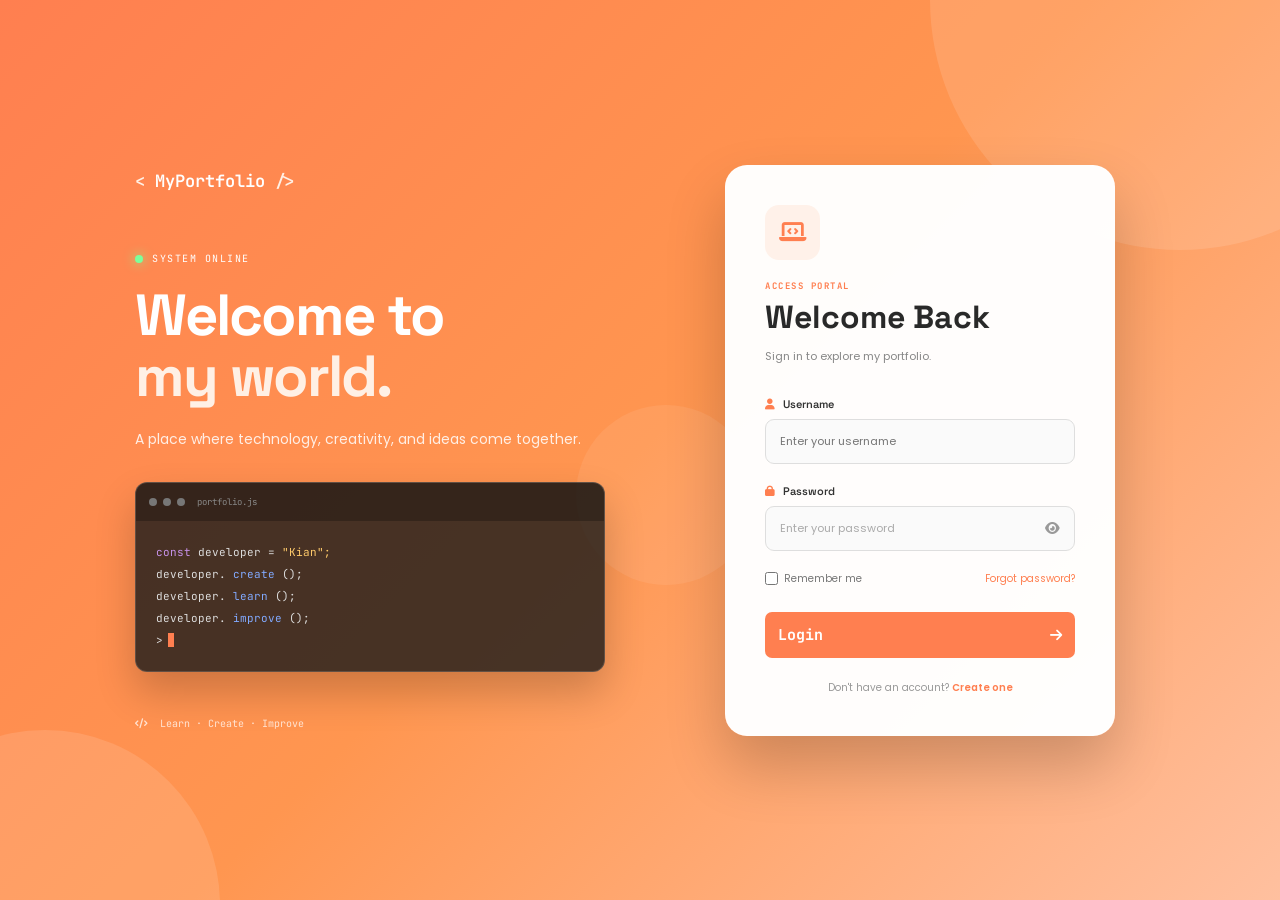
<file: html/index.html>
<!DOCTYPE html>
<html lang="en">

<head>

    <meta charset="UTF-8">

    <meta
        name="viewport"
        content="width=device-width, initial-scale=1.0"
    >

    <title>Login | My Portfolio</title>


    <link rel="preconnect" href="https://fonts.googleapis.com">

    <link
        rel="preconnect"
        href="https://fonts.gstatic.com"
        crossorigin
    >

    <link
        href="https://fonts.googleapis.com/css2?family=JetBrains+Mono:wght@400;500;600;700&family=Poppins:wght@300;400;500;600;700&family=Space+Grotesk:wght@400;500;600;700&display=swap"
        rel="stylesheet"
    >


    <link
        rel="stylesheet"
        href="https://cdnjs.cloudflare.com/ajax/libs/font-awesome/6.5.2/css/all.min.css"
    >


    <link
        rel="stylesheet"
        href="../css/style.css"
    >

    <link
        rel="stylesheet"
        href="../css/index.css"
    >

</head>


<body class="login-page">



    <div class="login-background">

        <div class="circle circle-one"></div>

        <div class="circle circle-two"></div>

        <div class="circle circle-three"></div>

    </div>




    <main class="login-container">


        <section class="login-intro">


            <div class="brand">

                <span>&lt;</span>

                MyPortfolio

                <span>/&gt;</span>

            </div>


            <div class="intro-content">


                <p class="terminal-label">

                    <span class="terminal-dot"></span>

                    SYSTEM ONLINE

                </p>


                <h1>

                    Welcome to

                    <span>
                        my world.
                    </span>

                </h1>


                <p class="intro-description">

                    A place where technology,
                    creativity, and ideas come together.

                </p>


                <!-- CODE WINDOW -->

                <div class="code-preview">


                    <div class="code-header">

                        <div class="window-buttons">

                            <span></span>
                            <span></span>
                            <span></span>

                        </div>


                        <small>
                            portfolio.js
                        </small>

                    </div>


                    <div class="code-body">

                        <p>
                            <span class="code-purple">
                                const
                            </span>

                            developer =

                            <span class="code-orange">
                                "Kian";
                            </span>
                        </p>


                        <p>

                            developer.

                            <span class="code-yellow">
                                create
                            </span>();

                        </p>


                        <p>

                            developer.

                            <span class="code-yellow">
                                learn
                            </span>();

                        </p>


                        <p>

                            developer.

                            <span class="code-yellow">
                                improve
                            </span>();

                        </p>


                        <p class="cursor-line">

                            &gt;

                            <span class="cursor"></span>

                        </p>

                    </div>

                </div>

            </div>


            <p class="login-footer">

                <i class="fa-solid fa-code"></i>

                Learn · Create · Improve

            </p>


        </section>



        <!-- =================================
             RIGHT SIDE
        ================================== -->

        <section class="login-form-section">


            <div class="login-box">


                <!-- ICON -->

                <div class="login-icon">

                    <i class="fa-solid fa-laptop-code"></i>

                </div>


                <!-- HEADING -->

                <div class="login-heading">

                    <p>
                        ACCESS PORTAL
                    </p>


                    <h2>
                        Welcome Back
                    </h2>


                    <span>
                        Sign in to explore my portfolio.
                    </span>

                </div>



                <!-- FORM -->

                <form
                    action="home.html"
                    method="get"
                >


                    <!-- USERNAME -->

                    <div class="input-group">

                        <label for="username">

                            <i class="fa-solid fa-user"></i>

                            Username

                        </label>


                        <input
                            type="text"
                            id="username"
                            name="username"
                            placeholder="Enter your username"
                            autocomplete="username"
                            required
                        >

                    </div>



                    <!-- PASSWORD -->

                    <div class="input-group">

                        <label for="password">

                            <i class="fa-solid fa-lock"></i>

                            Password

                        </label>


                        <div class="password-field">


                            <input
                                type="password"
                                id="password"
                                name="password"
                                placeholder="Enter your password"
                                autocomplete="current-password"
                                required
                            >


                            <!-- EYE BUTTON -->

                            <button
                                type="button"
                                class="eye-button"
                                id="togglePassword"
                                aria-label="Show password"
                            >

                                <i
                                    class="fa-solid fa-eye"
                                    id="eye-icon"
                                ></i>

                            </button>


                        </div>

                    </div>



                    <!-- OPTIONS -->

                    <div class="options">

                        <label class="remember">

                            <input
                                type="checkbox"
                                name="remember"
                            >

                            <span>
                                Remember me
                            </span>

                        </label>


                        <a href="#">
                            Forgot password?
                        </a>

                    </div>



                    <!-- LOGIN BUTTON -->

                    <button
                        type="submit"
                        class="login-button"
                    >

                        <span>
                            Login
                        </span>

                        <i class="fa-solid fa-arrow-right"></i>

                    </button>



                    <!-- REGISTER -->

                    <p class="register">

                        Don't have an account?

                        <a href="#">
                            Create one
                        </a>

                    </p>


                </form>

            </div>

        </section>

    </main>



    <!-- PASSWORD SCRIPT -->

    <script>

        const passwordInput =
            document.getElementById("password");

        const togglePassword =
            document.getElementById("togglePassword");

        const eyeIcon =
            document.getElementById("eye-icon");


        togglePassword.addEventListener(
            "click",
            function () {

                if (
                    passwordInput.type === "password"
                ) {

                    passwordInput.type = "text";

                    eyeIcon.classList.remove(
                        "fa-eye"
                    );

                    eyeIcon.classList.add(
                        "fa-eye-slash"
                    );

                    togglePassword.setAttribute(
                        "aria-label",
                        "Hide password"
                    );

                } else {

                    passwordInput.type = "password";

                    eyeIcon.classList.remove(
                        "fa-eye-slash"
                    );

                    eyeIcon.classList.add(
                        "fa-eye"
                    );

                    togglePassword.setAttribute(
                        "aria-label",
                        "Show password"
                    );

                }

            }
        );

    </script>


</body>

</html>
</file>
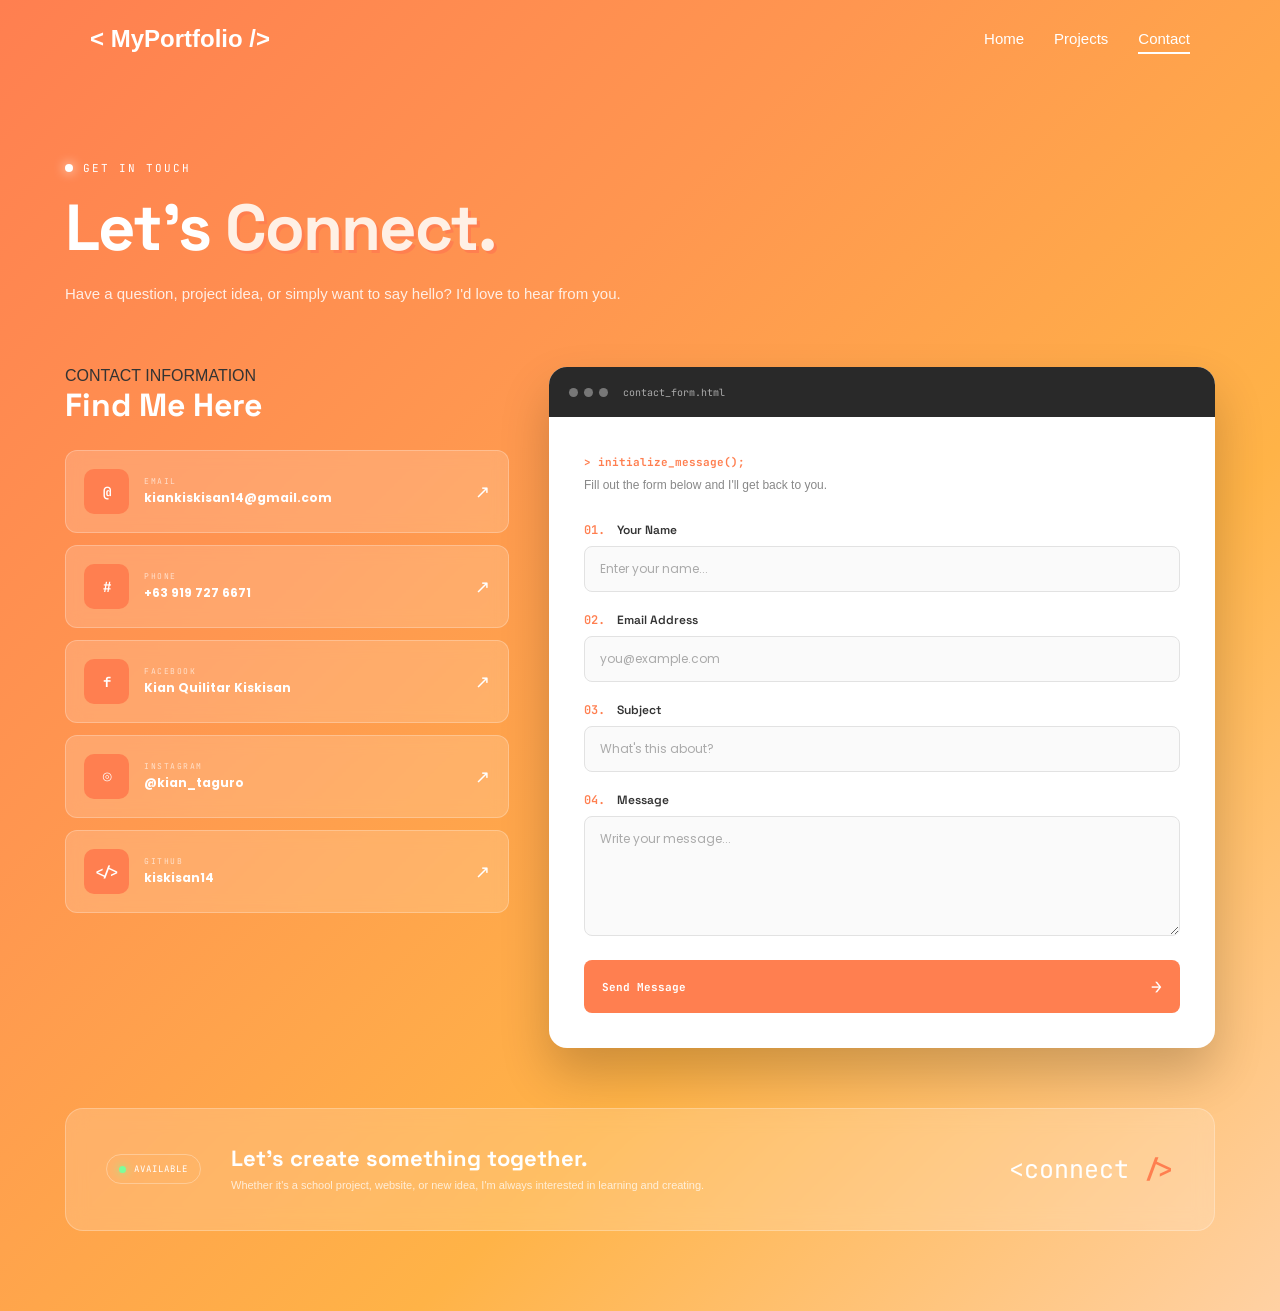
<file: html/contact.html>
<!DOCTYPE html>
<html lang="en">

<head>

    <meta charset="UTF-8">

    <meta
        name="viewport"
        content="width=device-width, initial-scale=1.0"
    >

    <title>My Portfolio | Contact</title>


    <link rel="preconnect" href="https://fonts.googleapis.com">

    <link
        rel="preconnect"
        href="https://fonts.gstatic.com"
        crossorigin
    >

    <link
        href="https://fonts.googleapis.com/css2?family=JetBrains+Mono:wght@400;500;600;700&family=Poppins:wght@300;400;500;600;700&family=Space+Grotesk:wght@400;500;600;700&display=swap"
        rel="stylesheet"
    >


    <link
        rel="stylesheet"
        href="../css/style.css"
    >



    <link
        rel="stylesheet"
        href="../css/contact.css"
    >

</head>


<body>



    <header>

        <nav class="navbar">

            <h2 class="logo">

                <span>&lt;</span>
                MyPortfolio
                <span>/&gt;</span>

            </h2>


            <ul class="nav-links">

                <li>

                    <a href="home.html">
                        Home
                    </a>

                </li>


                <li>

                    <a href="projects.html">
                        Projects
                    </a>

                </li>


                <li>

                    <a
                        href="contact.html"
                        class="active"
                    >
                        Contact
                    </a>

                </li>

            </ul>

        </nav>

    </header>



    <main class="contact-page">


        <section class="contact-hero">


            <div class="contact-label">

                <span></span>

                GET IN TOUCH

            </div>


            <h1>

                Let's
                <span>Connect.</span>

            </h1>


            <p>

                Have a question, project idea, or simply want
                to say hello? I'd love to hear from you.

            </p>


        </section>



        <section class="contact-grid">



            <div class="contact-details">


                <div class="details-heading">

                    <p class="section-label">
                        CONTACT INFORMATION
                    </p>

                    <h2>
                        Find Me Here
                    </h2>

                </div>


                <a
                    href="mailto:kiankiskisan14@gmail.com"
                    class="contact-card"
                >

                    <div class="contact-icon">
                        @
                    </div>


                    <div class="contact-card-content">

                        <span>
                            EMAIL
                        </span>

                        <strong>
                            kiankiskisan14@gmail.com
                        </strong>

                    </div>


                    <div class="contact-arrow">
                        ↗
                    </div>

                </a>



                <a
                    href="tel:+639197276671"
                    class="contact-card"
                >

                    <div class="contact-icon">
                        #
                    </div>


                    <div class="contact-card-content">

                        <span>
                            PHONE
                        </span>

                        <strong>
                            +63 919 727 6671
                        </strong>

                    </div>


                    <div class="contact-arrow">
                        ↗
                    </div>

                </a>


                <a
                    href="#"
                    target="_blank"
                    class="contact-card"
                >

                    <div class="contact-icon">
                        f
                    </div>


                    <div class="contact-card-content">

                        <span>
                            FACEBOOK
                        </span>

                        <strong>
                            Kian Quilitar Kiskisan
                        </strong>

                    </div>


                    <div class="contact-arrow">
                        ↗
                    </div>

                </a>


                <a
                    href="#"
                    target="_blank"
                    class="contact-card"
                >

                    <div class="contact-icon">
                        ◎
                    </div>


                    <div class="contact-card-content">

                        <span>
                            INSTAGRAM
                        </span>

                        <strong>
                            @kian_taguro
                        </strong>

                    </div>


                    <div class="contact-arrow">
                        ↗
                    </div>

                </a>


                <a
                    href="https://github.com/kiskisan14/loginpage.git"
                    target="_blank"
                    class="contact-card"
                >

                    <div class="contact-icon">
                        &lt;/&gt;
                    </div>


                    <div class="contact-card-content">

                        <span>
                            GITHUB
                        </span>

                        <strong>
                            kiskisan14
                        </strong>

                    </div>


                    <div class="contact-arrow">
                        ↗
                    </div>

                </a>


            </div>


            <div class="message-box">


                <div class="terminal-header">

                    <div class="terminal-dots">

                        <span></span>
                        <span></span>
                        <span></span>

                    </div>


                    <p>
                        contact_form.html
                    </p>

                </div>



                <div class="message-content">


                    <div class="form-intro">

                        <span>
                            &gt; initialize_message();
                        </span>

                        <p>
                            Fill out the form below and
                            I'll get back to you.
                        </p>

                    </div>



                    <form>


                        <div class="form-group">

                            <label for="name">

                                <span>
                                    01.
                                </span>

                                Your Name

                            </label>


                            <input
                                type="text"
                                id="name"
                                name="name"
                                placeholder="Enter your name..."
                                required
                            >

                        </div>


                        <div class="form-group">

                            <label for="email">

                                <span>
                                    02.
                                </span>

                                Email Address

                            </label>


                            <input
                                type="email"
                                id="email"
                                name="email"
                                placeholder="you@example.com"
                                required
                            >

                        </div>



                        <div class="form-group">

                            <label for="subject">

                                <span>
                                    03.
                                </span>

                                Subject

                            </label>


                            <input
                                type="text"
                                id="subject"
                                name="subject"
                                placeholder="What's this about?"
                                required
                            >

                        </div>



                        <div class="form-group">

                            <label for="message">

                                <span>
                                    04.
                                </span>

                                Message

                            </label>


                            <textarea
                                id="message"
                                name="message"
                                rows="5"
                                placeholder="Write your message..."
                                required
                            ></textarea>

                        </div>



                        <button
                            type="submit"
                            class="send-button"
                        >

                            Send Message

                            <span>
                                →
                            </span>

                        </button>


                    </form>

                </div>

            </div>


        </section>


        <section class="availability">


            <div class="availability-status">

                <span></span>

                AVAILABLE

            </div>


            <div class="availability-text">

                <h2>
                    Let's create something together.
                </h2>

                <p>
                    Whether it's a school project,
                    website, or new idea, I'm always
                    interested in learning and creating.
                </p>

            </div>


            <div class="availability-code">

                <span>
                    &lt;connect
                </span>

                <strong>
                    /&gt;
                </strong>

            </div>


        </section>


    </main>


</body>

</html>
</file>
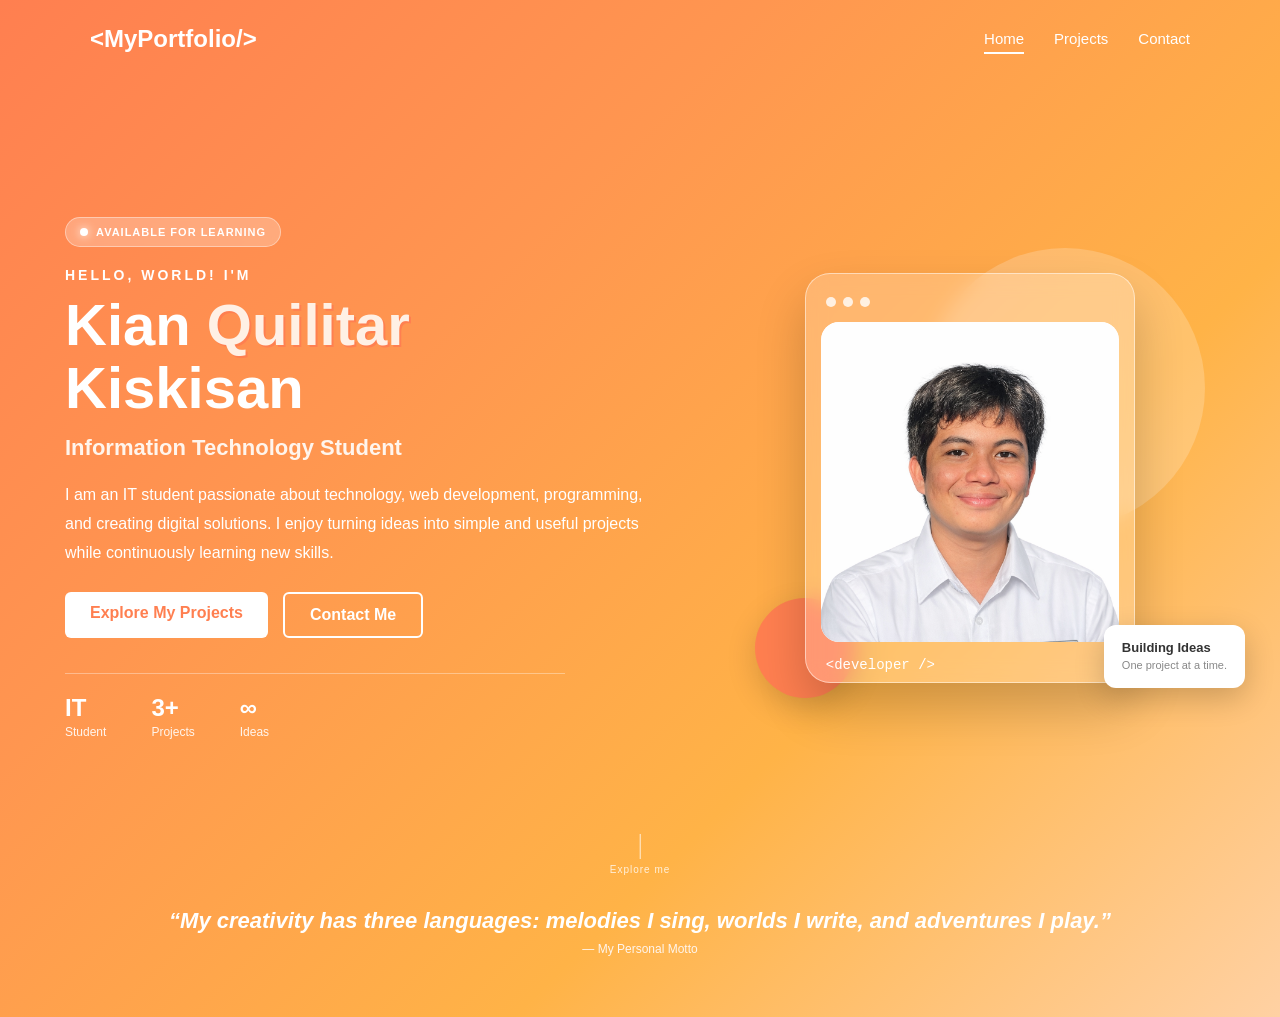
<file: html/home.html>
<!DOCTYPE html>
<html lang="en">

<head>
    <meta charset="UTF-8">
    <meta name="viewport" content="width=device-width, initial-scale=1.0">

    <title>My Portfolio | Home</title>

    <link rel="stylesheet" href="../css/style.css">
    <link rel="stylesheet" href="../css/home.css">
</head>

<body>


    <header>

        <nav class="navbar">

            <h2 class="logo">
                <span>&lt;</span>MyPortfolio<span>/&gt;</span>
            </h2>

            <ul class="nav-links">

                <li>
                    <a href="index.html" class="active">
                        Home
                    </a>
                </li>

                <li>
                    <a href="projects.html">
                        Projects
                    </a>
                </li>

                <li>
                    <a href="contact.html">
                        Contact
                    </a>
                </li>

            </ul>

        </nav>

    </header>


    <main class="home">


        <section class="home-content">

            <div class="status">
                <span class="status-dot"></span>
                AVAILABLE FOR LEARNING
            </div>


            <p class="hello">
                HELLO, WORLD! I'M
            </p>


            <h1>
                Kian
                <span>Quilitar</span>
                Kiskisan
            </h1>


            <h2>
                Information Technology Student
            </h2>


            <p class="description">

                I am an IT student passionate about technology,
                web development, programming, and creating
                digital solutions. I enjoy turning ideas into
                simple and useful projects while continuously
                learning new skills.

            </p>


            <div class="home-buttons">

                <a
                    href="projects.html"
                    class="button primary-button"
                >
                    Explore My Projects
                </a>


                <a
                    href="contact.html"
                    class="button secondary-button"
                >
                    Contact Me
                </a>

            </div>


            <div class="quick-info">

                <div class="info-item">

                    <h3>IT</h3>

                    <p>Student</p>

                </div>


                <div class="info-item">

                    <h3>3+</h3>

                    <p>Projects</p>

                </div>


                <div class="info-item">

                    <h3>∞</h3>

                    <p>Ideas</p>

                </div>

            </div>

        </section>

        <section class="profile-section">

            <div class="profile-decoration decoration-one"></div>

            <div class="profile-decoration decoration-two"></div>


            <div class="profile-card">

                <div class="profile-top">

                    <span></span>
                    <span></span>
                    <span></span>

                </div>


                <div class="profile-image">

                    <img
                        src="../images/profile.png"
                        alt="Kian Quilitar Kiskisan"
                    >

                </div>


                <div class="profile-label">

                    <p>
                        &lt;developer /&gt;
                    </p>

                </div>

            </div>


            <div class="floating-card">


                <div>
                    <strong>Building Ideas</strong>
                    <small>One project at a time.</small>
                </div>

            </div>

        </section>

    </main>


    <section class="motto-section">

        <p>
            “My creativity has three languages: melodies I sing, worlds I write, and adventures I play.”
        </p>

        <span>
            — My Personal Motto
        </span>

    </section>


    <div class="scroll-indicator">

        <span></span>

        Explore me

    </div>


</body>

</html>
</file>
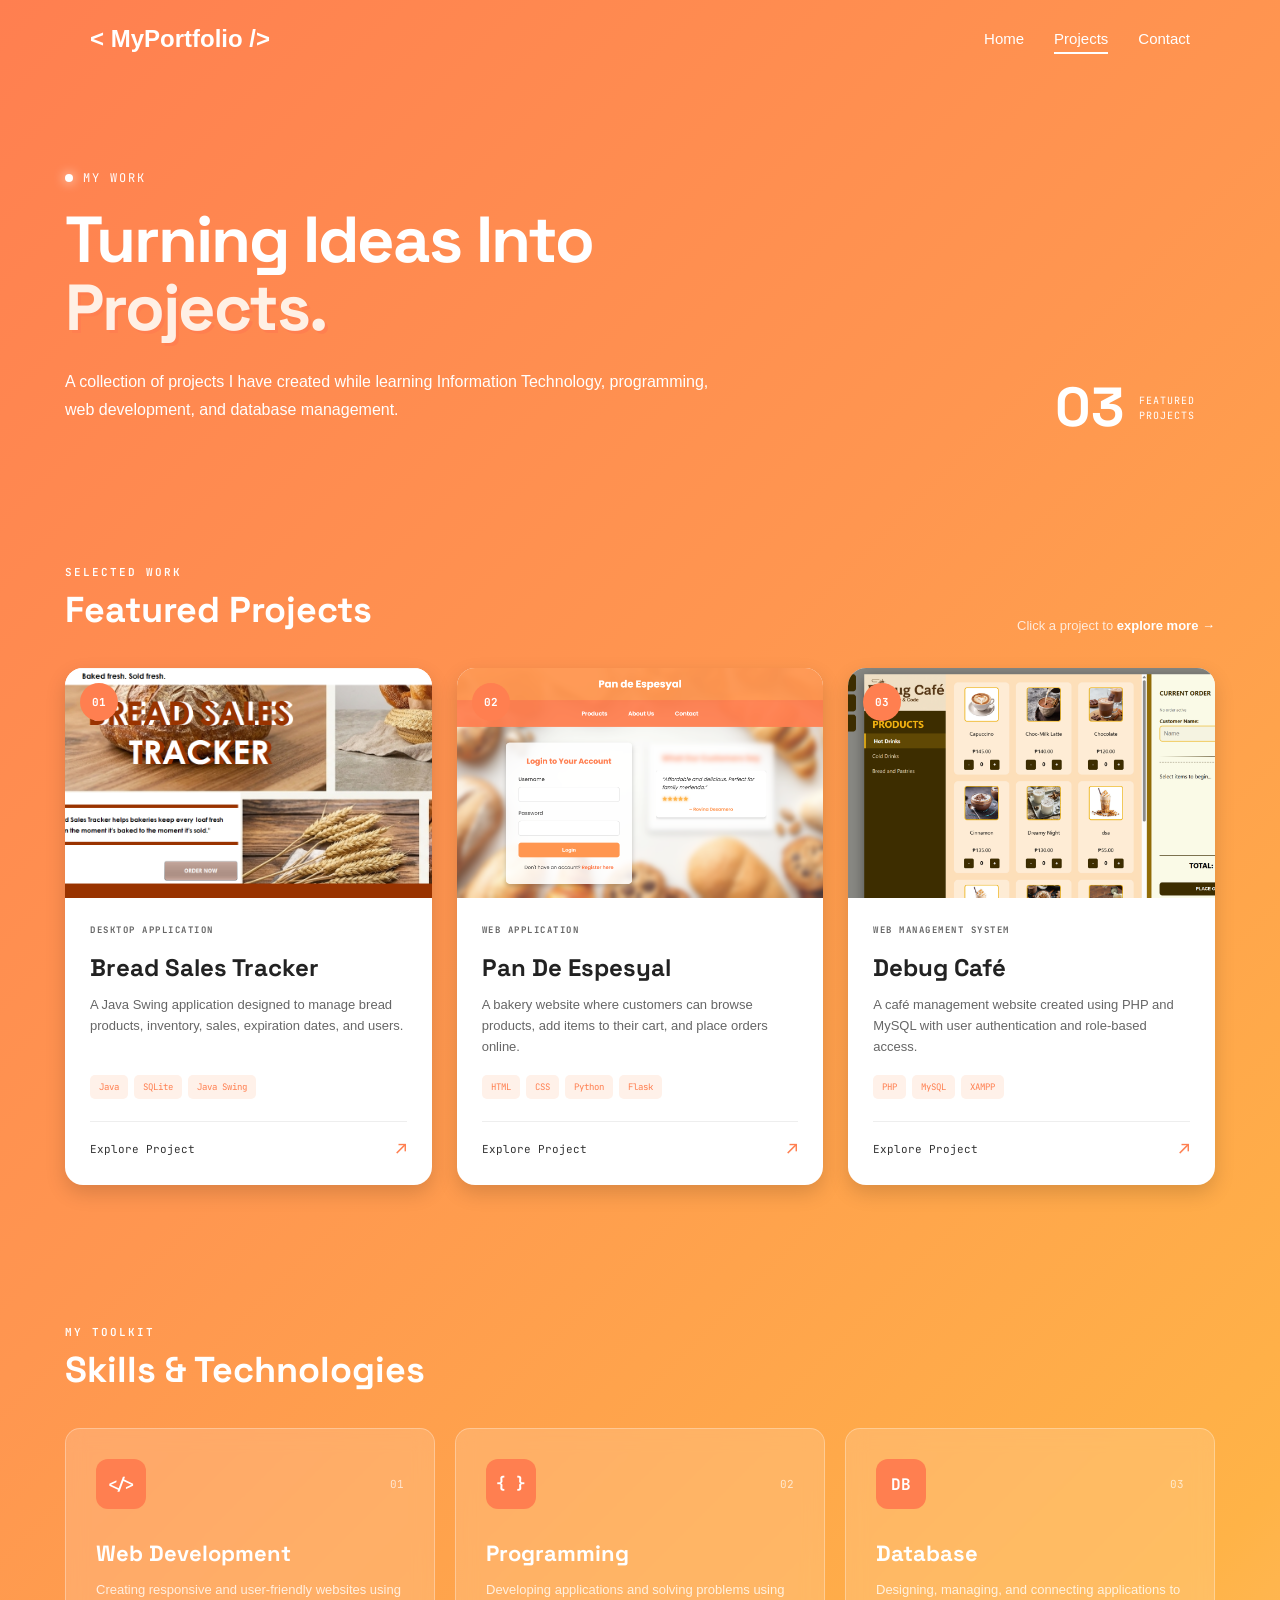
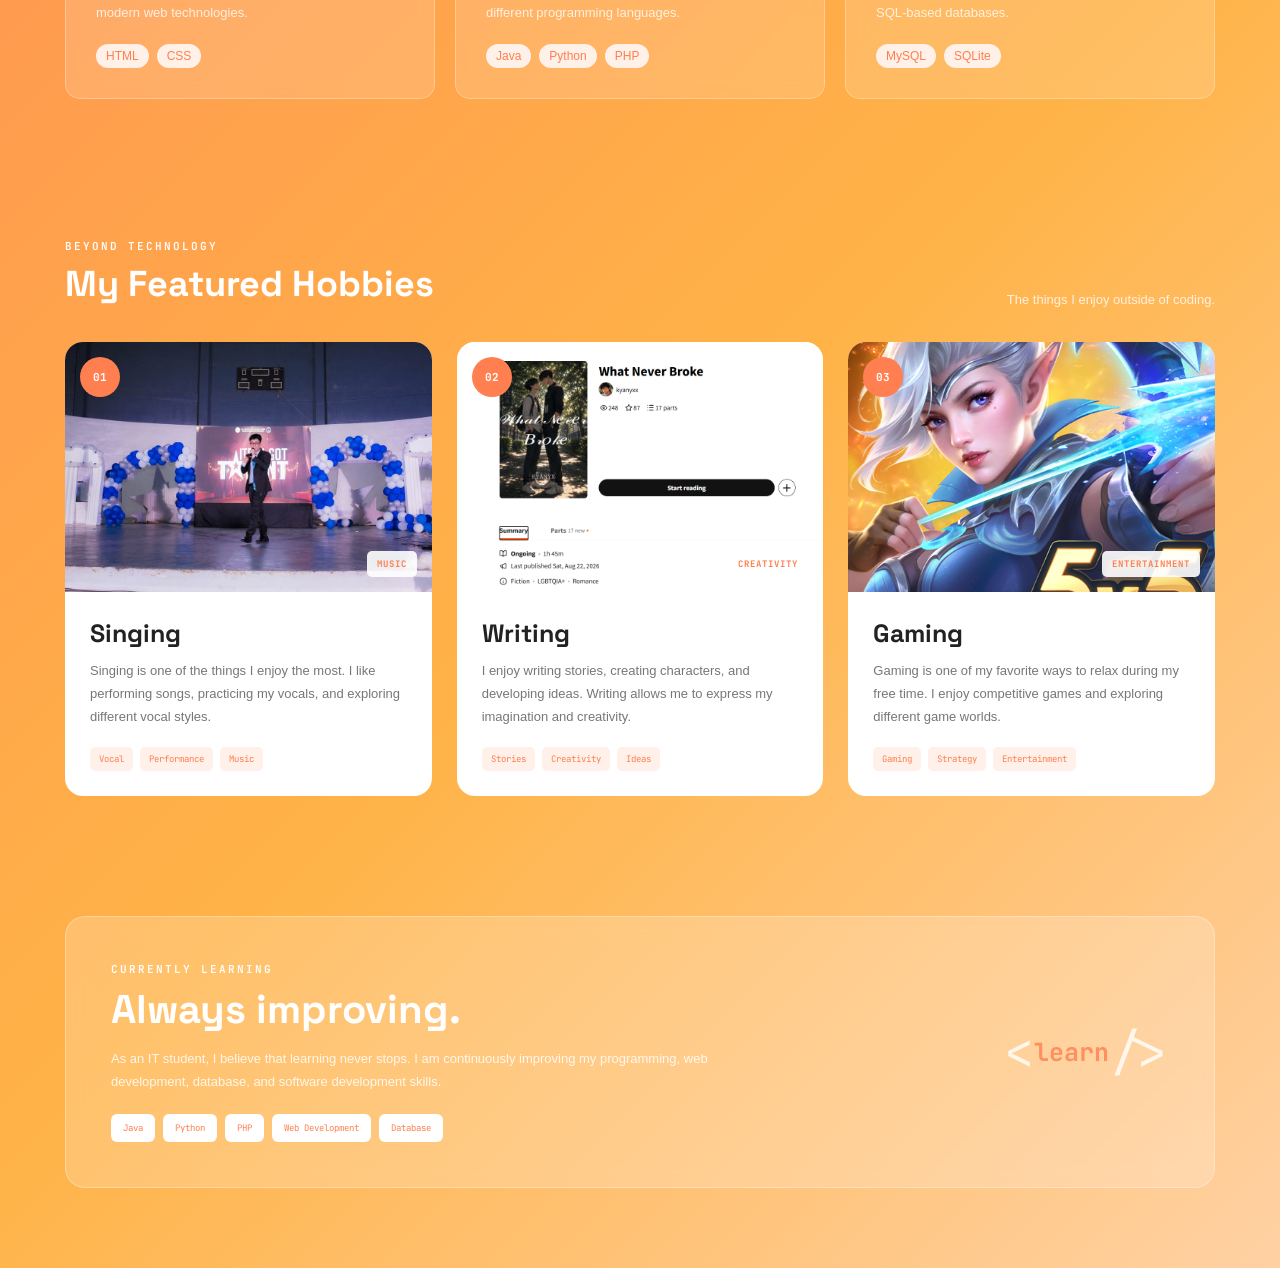
<file: html/projects.html>
<!DOCTYPE html>
<html lang="en">

<head>

    <meta charset="UTF-8">

    <meta
        name="viewport"
        content="width=device-width, initial-scale=1.0"
    >

    <title>My Portfolio | Projects</title>

    <link rel="preconnect" href="https://fonts.googleapis.com">

    <link
        rel="preconnect"
        href="https://fonts.gstatic.com"
        crossorigin
    >

    <link
        href="https://fonts.googleapis.com/css2?family=JetBrains+Mono:wght@400;500;600;700&family=Poppins:wght@300;400;500;600;700&family=Space+Grotesk:wght@400;500;600;700&display=swap"
        rel="stylesheet"
    >


    <link
        rel="stylesheet"
        href="../css/style.css"
    >


    <link
        rel="stylesheet"
        href="../css/projects.css"
    >

</head>


<body>


    <header>

        <nav class="navbar">

            <h2 class="logo">

                <span>&lt;</span>
                MyPortfolio
                <span>/&gt;</span>

            </h2>


            <ul class="nav-links">

                <li>

                    <a href="home.html">
                        Home
                    </a>

                </li>


                <li>

                    <a
                        href="projects.html"
                        class="active"
                    >
                        Projects
                    </a>

                </li>


                <li>

                    <a href="contact.html">
                        Contact
                    </a>

                </li>

            </ul>

        </nav>

    </header>


    <main class="projects-page">


        <section class="projects-hero">

            <div class="hero-label">

                <span></span>

                MY WORK

            </div>


            <h1>

                Turning Ideas Into
                <span>Projects.</span>

            </h1>


            <p>

                A collection of projects I have created while
                learning Information Technology, programming,
                web development, and database management.

            </p>


            <div class="project-counter">

                <strong>
                    03
                </strong>

                <span>
                    FEATURED<br>
                    PROJECTS
                </span>

            </div>

        </section>


        <section class="projects-section">


            <div class="section-heading">

                <div>

                    <p class="section-label">
                        SELECTED WORK
                    </p>

                    <h2>
                        Featured Projects
                    </h2>

                </div>


                <p class="section-note">

                    Click a project to
                    <strong>explore more →</strong>

                </p>

            </div>



            <div class="project-grid">


                <a
                    href="bread-tracker.html"
                    class="project-link"
                >

                    <article class="project-card">

                        <div class="project-number">
                            01
                        </div>


                        <div class="project-image-wrapper">

                            <img
                                src="../images/project1.png"
                                alt="Bread Sales Tracker"
                                class="project-image"
                            >

                            <div class="image-overlay">

                                View Project
                                →

                            </div>

                        </div>


                        <div class="project-content">

                            <p class="project-type">
                                DESKTOP APPLICATION
                            </p>


                            <h3>
                                Bread Sales Tracker
                            </h3>


                            <p class="project-description">

                                A Java Swing application designed
                                to manage bread products, inventory,
                                sales, expiration dates, and users.

                            </p>


                            <div class="tags">

                                <span>Java</span>

                                <span>SQLite</span>

                                <span>Java Swing</span>

                            </div>


                            <div class="project-footer">

                                <span>
                                    Explore Project
                                </span>

                                <span>
                                    ↗
                                </span>

                            </div>

                        </div>

                    </article>

                </a>


                <a
                    href="bakery-website.html"
                    class="project-link"
                >

                    <article class="project-card">

                        <div class="project-number">
                            02
                        </div>


                        <div class="project-image-wrapper">

                            <img
                                src="../images/project2.png"
                                alt="Pan De Espesyal"
                                class="project-image"
                            >

                            <div class="image-overlay">

                                View Project
                                →

                            </div>

                        </div>


                        <div class="project-content">

                            <p class="project-type">
                                WEB APPLICATION
                            </p>


                            <h3>
                                Pan De Espesyal
                            </h3>


                            <p class="project-description">

                                A bakery website where customers
                                can browse products, add items to
                                their cart, and place orders online.

                            </p>


                            <div class="tags">

                                <span>HTML</span>

                                <span>CSS</span>

                                <span>Python</span>

                                <span>Flask</span>

                            </div>


                            <div class="project-footer">

                                <span>
                                    Explore Project
                                </span>

                                <span>
                                    ↗
                                </span>

                            </div>

                        </div>

                    </article>

                </a>


                <a
                    href="debug-cafe.html"
                    class="project-link"
                >

                    <article class="project-card">

                        <div class="project-number">
                            03
                        </div>


                        <div class="project-image-wrapper">

                            <img
                                src="../images/project3.png"
                                alt="Debug Café"
                                class="project-image"
                            >

                            <div class="image-overlay">

                                View Project
                                →

                            </div>

                        </div>


                        <div class="project-content">

                            <p class="project-type">
                                WEB MANAGEMENT SYSTEM
                            </p>


                            <h3>
                                Debug Café
                            </h3>


                            <p class="project-description">

                                A café management website created
                                using PHP and MySQL with user
                                authentication and role-based access.

                            </p>


                            <div class="tags">

                                <span>PHP</span>

                                <span>MySQL</span>

                                <span>XAMPP</span>

                            </div>


                            <div class="project-footer">

                                <span>
                                    Explore Project
                                </span>

                                <span>
                                    ↗
                                </span>

                            </div>

                        </div>

                    </article>

                </a>


            </div>

        </section>


        <section class="skills-section">


            <div class="section-heading">

                <div>

                    <p class="section-label">
                        MY TOOLKIT
                    </p>

                    <h2>
                        Skills & Technologies
                    </h2>

                </div>

            </div>



            <div class="skills-grid">


                <div class="skill-card">

                    <div class="skill-top">

                        <span class="skill-icon">
                            &lt;/&gt;
                        </span>

                        <span class="skill-number">
                            01
                        </span>

                    </div>


                    <h3>
                        Web Development
                    </h3>


                    <p>

                        Creating responsive and user-friendly
                        websites using modern web technologies.

                    </p>


                    <div class="tags">

                        <span>HTML</span>

                        <span>CSS</span>

                    </div>

                </div>


                <div class="skill-card">

                    <div class="skill-top">

                        <span class="skill-icon">
                            { }
                        </span>

                        <span class="skill-number">
                            02
                        </span>

                    </div>


                    <h3>
                        Programming
                    </h3>


                    <p>

                        Developing applications and solving
                        problems using different programming
                        languages.

                    </p>


                    <div class="tags">

                        <span>Java</span>

                        <span>Python</span>

                        <span>PHP</span>

                    </div>

                </div>


                <div class="skill-card">

                    <div class="skill-top">

                        <span class="skill-icon">
                            DB
                        </span>

                        <span class="skill-number">
                            03
                        </span>

                    </div>


                    <h3>
                        Database
                    </h3>


                    <p>

                        Designing, managing, and connecting
                        applications to SQL-based databases.

                    </p>


                    <div class="tags">

                        <span>MySQL</span>

                        <span>SQLite</span>

                    </div>

                </div>


            </div>

        </section>


<section class="hobbies-section">

    <div class="section-heading">

        <div>

            <p class="section-label">
                BEYOND TECHNOLOGY
            </p>

            <h2>
                My Featured Hobbies
            </h2>

        </div>

        <p class="section-note">
            The things I enjoy outside of coding.
        </p>

    </div>


    <div class="hobbies-featured-grid">


        <article class="hobby-featured">

            <div class="hobby-image-wrapper">

                <img
                    src="../images/singing.jpg"
                    alt="Singing"
                    class="hobby-image"
                >

                <div class="hobby-number">
                    01
                </div>

                <div class="hobby-category">
                    MUSIC
                </div>

            </div>


            <div class="hobby-content">

                <h3>
                    Singing
                </h3>

                <p>

                    Singing is one of the things I enjoy the most.
                    I like performing songs, practicing my vocals,
                    and exploring different vocal styles.

                </p>


                <div class="hobby-tags">

                    <span>
                        Vocal
                    </span>

                    <span>
                        Performance
                    </span>

                    <span>
                        Music
                    </span>

                </div>

            </div>

        </article>


        <article class="hobby-featured">

            <div class="hobby-image-wrapper">

                <img
                    src="../images/writing.png"
                    alt="Writing"
                    class="hobby-image"
                >

                <div class="hobby-number">
                    02
                </div>

                <div class="hobby-category">
                    CREATIVITY
                </div>

            </div>


            <div class="hobby-content">

                <h3>
                    Writing
                </h3>

                <p>

                    I enjoy writing stories, creating characters,
                    and developing ideas. Writing allows me to
                    express my imagination and creativity.

                </p>


                <div class="hobby-tags">

                    <span>
                        Stories
                    </span>

                    <span>
                        Creativity
                    </span>

                    <span>
                        Ideas
                    </span>

                </div>

            </div>

        </article>


        <article class="hobby-featured">

            <div class="hobby-image-wrapper">

                <img
                    src="../images/gaming.png"
                    alt="Gaming"
                    class="hobby-image"
                >

                <div class="hobby-number">
                    03
                </div>

                <div class="hobby-category">
                    ENTERTAINMENT
                </div>

            </div>


            <div class="hobby-content">

                <h3>
                    Gaming
                </h3>

                <p>

                    Gaming is one of my favorite ways to relax
                    during my free time. I enjoy competitive
                    games and exploring different game worlds.

                </p>


                <div class="hobby-tags">

                    <span>
                        Gaming
                    </span>

                    <span>
                        Strategy
                    </span>

                    <span>
                        Entertainment
                    </span>

                </div>

            </div>

        </article>


    </div>

</section>


        <section class="learning-section">

            <div class="learning-content">

                <p class="section-label">
                    CURRENTLY LEARNING
                </p>


                <h2>
                    Always improving.
                </h2>


                <p>

                    As an IT student, I believe that learning
                    never stops. I am continuously improving my
                    programming, web development, database,
                    and software development skills.

                </p>


                <div class="learning-tags">

                    <span>
                        Java
                    </span>

                    <span>
                        Python
                    </span>

                    <span>
                        PHP
                    </span>

                    <span>
                        Web Development
                    </span>

                    <span>
                        Database
                    </span>

                </div>

            </div>


            <div class="learning-symbol">

                <span>
                    &lt;
                </span>

                <strong>
                    learn
                </strong>

                <span>
                    /&gt;
                </span>

            </div>

        </section>


    </main>


</body>

</html>
</file>
<file: css/style.css>
html {
    scroll-behavior: smooth;
}

* {
    margin: 0;
    padding: 0;
    box-sizing: border-box;
}

body {
    font-family: Arial, sans-serif;
    min-height: 100vh;

    background: linear-gradient(
        135deg,
        #ff7f50,
        #ff9650,
        #ffb347,
        #ffd1a3
    );

    color: #333;
}


/* =========================
   NAVIGATION
========================= */

.navbar {
    width: 90%;
    max-width: 1100px;

    margin: auto;
    padding: 25px 0;

    display: flex;
    justify-content: space-between;
    align-items: center;
}

.logo {
    color: white;
    font-size: 24px;
}

.nav-links {
    display: flex;
    gap: 30px;

    list-style: none;
}

.nav-links a {
    color: white;

    text-decoration: none;

    font-size: 15px;

    transition: 0.3s;
}

.nav-links a:hover,
.nav-links a.active {
    border-bottom: 2px solid white;

    padding-bottom: 5px;
}


/* =========================
   LOGIN PAGE
========================= */

.login-page {
    min-height: 100vh;

    display: flex;
    justify-content: center;
    align-items: center;

    background: linear-gradient(
        135deg,
        #ff7f50,
        #ff9650,
        #ffb347,
        #ffd1a3
    );
}

.login-container {
    width: 100%;

    display: flex;
    justify-content: center;
    align-items: center;

    padding: 20px;
}

.login-box {
    width: 380px;

    background: white;

    padding: 40px;

    border-radius: 15px;

    box-shadow: 0 10px 30px rgba(0, 0, 0, 0.2);
}

.login-box h1 {
    text-align: center;

    color: #333;

    margin-bottom: 8px;
}

.login-box > p {
    text-align: center;

    color: #777;

    margin-bottom: 30px;
}

.input-group {
    margin-bottom: 18px;
}

.input-group label {
    display: block;

    margin-bottom: 7px;

    color: #333;

    font-size: 14px;

    font-weight: bold;
}

.input-group input {
    width: 100%;

    padding: 12px;

    border: 1px solid #ddd;

    border-radius: 7px;

    outline: none;

    font-size: 14px;
}

.input-group input:focus {
    border-color: #ff7f50;
}

.options {
    display: flex;

    justify-content: space-between;
    align-items: center;

    margin-bottom: 20px;

    font-size: 12px;
}

.options a {
    color: #ff7f50;

    text-decoration: none;
}

.options a:hover {
    text-decoration: underline;
}

button {
    cursor: pointer;
}

.login-box button,
.contact-form button {
    width: 100%;

    padding: 13px;

    border: none;

    border-radius: 7px;

    background: #ff7f50;

    color: white;

    font-size: 15px;

    font-weight: bold;

    transition: 0.3s;
}

.login-box button:hover,
.contact-form button:hover {
    background: #e86f45;
}

.register {
    margin-top: 20px;

    text-align: center;

    font-size: 13px;

    color: #777;
}

.register a {
    color: #ff7f50;

    text-decoration: none;

    font-weight: bold;
}


/* =========================
   PROFILE PAGE
========================= */

.hero {
    width: 90%;
    max-width: 1000px;

    min-height: calc(100vh - 90px);

    margin: auto;

    display: flex;
    justify-content: center;
    align-items: center;

    gap: 70px;
}

.profile-image {
    width: 280px;
    height: 280px;

    flex-shrink: 0;

    border-radius: 50%;

    padding: 8px;

    background: white;

    box-shadow: 0 10px 30px rgba(0, 0, 0, 0.2);
}

.profile-image img {
    width: 100%;
    height: 100%;

    object-fit: cover;

    border-radius: 50%;
}

.intro {
    max-width: 550px;
}

.hello {
    color: white;

    font-size: 14px;

    font-weight: bold;

    letter-spacing: 2px;

    margin-bottom: 10px;
}

.intro h1 {
    font-size: 45px;

    color: white;

    margin-bottom: 10px;
}

.intro h2 {
    font-size: 20px;

    color: #fff5ed;

    margin-bottom: 20px;
}

.intro p {
    line-height: 1.7;

    color: white;

    margin-bottom: 15px;
}

.motto {
    font-size: 20px;

    font-weight: bold;

    margin: 20px 0;
}

.button {
    display: inline-block;

    padding: 12px 25px;

    background: white;

    color: #ff7f50;

    border-radius: 6px;

    text-decoration: none;

    font-weight: bold;

    transition: 0.3s;
}

.button:hover {
    background: #333;

    color: white;
}


/* =========================
   GENERAL CONTENT
========================= */

.content {
    width: 90%;
    max-width: 1100px;

    margin: 50px auto;
}

.page-title {
    text-align: center;

    margin-bottom: 35px;
}

.page-title h1 {
    color: white;

    font-size: 35px;

    margin-bottom: 10px;
}

.page-title p:last-child {
    color: white;
}


/* =========================
   PROJECT CARDS
========================= */

.project-cards {
    display: grid;

    grid-template-columns: repeat(3, 1fr);

    gap: 25px;
}

.project-card {
    background: white;

    border-radius: 12px;

    overflow: hidden;

    box-shadow: 0 8px 20px rgba(0, 0, 0, 0.15);

    transition: 0.3s;
}

.project-card:hover {
    transform: translateY(-8px);
}

.project-image {
    width: 100%;

    height: 200px;

    display: block;

    object-fit: cover;
}

.project-content {
    padding: 22px;
}

.project-content h2 {
    color: #ff7f50;

    margin-bottom: 10px;
}

.project-content p {
    color: #666;

    line-height: 1.6;

    margin-bottom: 15px;
}


/* =========================
   TAGS
========================= */

.tags {
    display: flex;

    flex-wrap: wrap;

    gap: 8px;
}

.tags span {
    background: #fff0e8;

    color: #ff7f50;

    padding: 5px 10px;

    border-radius: 20px;

    font-size: 12px;
}


/* =========================
   SKILLS & HOBBIES
========================= */

.section {
    margin-top: 70px;
}

.cards {
    display: grid;

    grid-template-columns: repeat(3, 1fr);

    gap: 25px;
}

.card {
    background: white;

    padding: 25px;

    border-radius: 12px;

    box-shadow: 0 8px 20px rgba(0, 0, 0, 0.15);

    transition: 0.3s;
}

.card:hover {
    transform: translateY(-5px);
}

.card-icon {
    font-size: 35px;

    margin-bottom: 15px;
}

.card h2 {
    color: #ff7f50;

    margin-bottom: 10px;
}

.card p {
    color: #666;

    line-height: 1.6;
}

.skill-list {
    list-style: none;
}

.skill-list li {
    padding: 7px 0;

    color: #666;

    border-bottom: 1px solid #eee;
}


/* =========================
   CONTACT PAGE
========================= */

.contact-container {
    width: 90%;
    max-width: 1000px;

    margin: 70px auto;

    display: grid;

    grid-template-columns: 1fr 1fr;

    gap: 50px;
}

.contact-info h1 {
    font-size: 40px;

    color: white;

    margin-bottom: 15px;
}

.contact-info > p:not(.hello) {
    color: white;

    line-height: 1.7;

    margin-bottom: 25px;
}

.social-links {
    display: flex;

    flex-direction: column;

    gap: 15px;
}

.social-links a {
    display: block;

    padding: 12px 15px;

    background: white;

    color: #ff7f50;

    border-radius: 6px;

    text-decoration: none;

    font-weight: bold;

    transition: 0.3s;
}

.social-links a:hover {
    background: #333;

    color: white;
}


/* =========================
   CONTACT FORM
========================= */

.contact-form {
    background: white;

    padding: 30px;

    border-radius: 12px;

    box-shadow: 0 8px 20px rgba(0, 0, 0, 0.15);
}

.contact-form h2 {
    color: #ff7f50;

    margin-bottom: 20px;
}

.form-group {
    margin-bottom: 15px;
}

.form-group label {
    display: block;

    margin-bottom: 6px;

    font-size: 14px;

    font-weight: bold;
}

.form-group input,
.form-group textarea {
    width: 100%;

    padding: 12px;

    border: 1px solid #ddd;

    border-radius: 6px;

    outline: none;

    font-family: Arial, sans-serif;
}

.form-group input:focus,
.form-group textarea:focus {
    border-color: #ff7f50;
}

.form-group textarea {
    resize: vertical;
}


/* =========================
   RESPONSIVE DESIGN
========================= */

@media (max-width: 800px) {

    .navbar {
        flex-direction: column;

        gap: 15px;
    }

    .hero {
        flex-direction: column;

        text-align: center;

        gap: 30px;

        padding: 40px 0;
    }

    .intro h1 {
        font-size: 35px;
    }

    .project-cards,
    .cards {
        grid-template-columns: 1fr;
    }

    .contact-container {
        grid-template-columns: 1fr;

        margin: 40px auto;
    }

}

@media (max-width: 500px) {

    .profile-image {
        width: 220px;

        height: 220px;
    }

    .intro h1 {
        font-size: 30px;
    }

    .nav-links {
        gap: 15px;
    }

    .login-box {
        padding: 30px 25px;
    }

}
</file>
<file: css/index.css>
/* =========================================
   LOGIN PAGE
========================================= */

.login-page {

    min-height: 100vh;

    margin: 0;

    background:
        linear-gradient(
            135deg,
            #ff7f50,
            #ff9650,
            #ffc09f
        );

    font-family: 'Poppins', sans-serif;

    overflow-x: hidden;
}


/* =========================================
   BACKGROUND CIRCLES
========================================= */

.login-background {

    position: fixed;

    inset: 0;

    overflow: hidden;

    pointer-events: none;

    z-index: 0;
}


.circle {

    position: absolute;

    border-radius: 50%;

    background: rgba(255, 255, 255, 0.12);
}


.circle-one {

    width: 500px;

    height: 500px;

    top: -250px;

    right: -150px;
}


.circle-two {

    width: 350px;

    height: 350px;

    bottom: -180px;

    left: -130px;
}


.circle-three {

    width: 180px;

    height: 180px;

    top: 45%;

    left: 45%;

    background: rgba(255, 255, 255, 0.08);
}


/* =========================================
   MAIN CONTAINER
========================================= */

.login-container {

    position: relative;

    z-index: 2;

    width: 90%;

    max-width: 1050px;

    min-height: 100vh;

    margin: auto;

    display: grid;

    grid-template-columns: 1fr 0.9fr;

    align-items: center;

    gap: 60px;
}


/* =========================================
   LEFT SIDE
========================================= */

.login-intro {

    color: white;
}


.brand {

    margin-bottom: 60px;

    font-family: 'JetBrains Mono', monospace;

    font-size: 17px;

    font-weight: 600;
}


.brand span {

    color: #fff0e5;
}


.intro-content {

    max-width: 520px;
}


.terminal-label {

    display: flex;

    align-items: center;

    gap: 9px;

    margin-bottom: 20px;

    font-family: 'JetBrains Mono', monospace;

    font-size: 10px;

    letter-spacing: 1.5px;
}


.terminal-dot {

    width: 8px;

    height: 8px;

    border-radius: 50%;

    background: #7cff9b;

    box-shadow: 0 0 12px #7cff9b;
}


.intro-content h1 {

    margin: 0 0 20px;

    font-family: 'Space Grotesk', sans-serif;

    font-size: 58px;

    line-height: 1.05;

    letter-spacing: -2px;
}


.intro-content h1 span {

    display: block;

    color: #fff0e5;
}


.intro-description {

    max-width: 450px;

    margin-bottom: 30px;

    color: rgba(255, 255, 255, 0.85);

    font-size: 14px;

    line-height: 1.8;
}


/* =========================================
   CODE WINDOW
========================================= */

.code-preview {

    width: 100%;

    max-width: 470px;

    overflow: hidden;

    border: 1px solid rgba(255, 255, 255, 0.15);

    border-radius: 12px;

    background: rgba(25, 25, 25, 0.8);

    box-shadow:
        0 20px 40px rgba(0, 0, 0, 0.2);
}


.code-header {

    height: 38px;

    display: flex;

    align-items: center;

    padding: 0 13px;

    background: rgba(0, 0, 0, 0.25);
}


.window-buttons {

    display: flex;

    gap: 6px;
}


.window-buttons span {

    width: 8px;

    height: 8px;

    border-radius: 50%;

    background: #777;
}


.code-header small {

    margin-left: 12px;

    color: #888;

    font-family: 'JetBrains Mono', monospace;

    font-size: 9px;
}


.code-body {

    padding: 20px;
}


.code-body p {

    margin: 0;

    color: #ddd;

    font-family: 'JetBrains Mono', monospace;

    font-size: 11px;

    line-height: 2;
}


.code-purple {

    color: #c792ea;
}


.code-orange {

    color: #ffcb6b;
}


.code-yellow {

    color: #82aaff;
}


.cursor-line {

    display: flex;

    align-items: center;

    gap: 5px;
}


.cursor {

    width: 6px;

    height: 14px;

    display: inline-block;

    background: #ff7f50;

    animation: blink 1s infinite;
}


@keyframes blink {

    0%,
    50% {
        opacity: 1;
    }

    51%,
    100% {
        opacity: 0;
    }

}


/* =========================================
   FOOTER
========================================= */

.login-footer {

    margin-top: 45px;

    color: rgba(255, 255, 255, 0.75);

    font-family: 'JetBrains Mono', monospace;

    font-size: 10px;
}


.login-footer i {

    margin-right: 6px;
}


/* =========================================
   LOGIN FORM SECTION
========================================= */

.login-form-section {

    display: flex;

    justify-content: center;
}


.login-box {

    width: 100%;

    max-width: 390px;

    padding: 40px;

    box-sizing: border-box;

    border-radius: 22px;

    background: rgba(255, 255, 255, 0.98);

    box-shadow:
        0 30px 60px rgba(0, 0, 0, 0.20);
}


/* =========================================
   LOGIN ICON
========================================= */

.login-icon {

    width: 55px;

    height: 55px;

    display: flex;

    align-items: center;

    justify-content: center;

    margin-bottom: 20px;

    border-radius: 14px;

    background: #fff1e9;

    color: #ff7f50;

    font-size: 22px;
}


/* =========================================
   LOGIN HEADING
========================================= */

.login-heading {

    margin-bottom: 30px;
}


.login-heading p {

    margin: 0 0 5px;

    color: #ff7f50;

    font-family: 'JetBrains Mono', monospace;

    font-size: 9px;

    font-weight: bold;

    letter-spacing: 1.5px;
}


.login-heading h2 {

    margin: 0 0 5px;

    color: #292929;

    font-family: 'Space Grotesk', sans-serif;

    font-size: 32px;
}


.login-heading span {

    color: #888;

    font-size: 11px;
}


/* =========================================
   INPUT GROUP
========================================= */

.input-group {

    margin-bottom: 20px;
}


.input-group label {

    display: block;

    margin-bottom: 8px;

    color: #333;

    font-family: 'Space Grotesk', sans-serif;

    font-size: 11px;

    font-weight: 600;
}


.input-group label i {

    margin-right: 5px;

    color: #ff7f50;
}


/* =========================================
   NORMAL INPUT
========================================= */

.input-group > input {

    display: block;

    width: 100%;

    height: 45px;

    box-sizing: border-box;

    padding: 0 14px;

    border: 1px solid #dedede;

    border-radius: 9px;

    outline: none;

    background: #fafafa;

    color: #333;

    font-family: 'Poppins', sans-serif;

    font-size: 11px;

    transition: 0.3s;
}


.input-group > input:focus {

    border-color: #ff7f50;

    background: #fff;

    box-shadow:
        0 0 0 3px rgba(255, 127, 80, 0.12);
}


/* =========================================
   PASSWORD FIELD
========================================= */

.password-field {

    position: relative;

    width: 100%;

    height: 45px;
}


/* PASSWORD INPUT */

.password-field input {

    display: block;

    width: 100%;

    height: 45px;

    box-sizing: border-box;

    padding: 0 48px 0 14px;

    border: 1px solid #dedede;

    border-radius: 9px;

    outline: none;

    background: #fafafa;

    color: #333;

    font-family: 'Poppins', sans-serif;

    font-size: 11px;

    transition: 0.3s;
}


.password-field input:focus {

    border-color: #ff7f50;

    background: #fff;

    box-shadow:
        0 0 0 3px rgba(255, 127, 80, 0.12);
}


.password-field input::placeholder {

    color: #aaa;
}


/* =========================================
   EYE BUTTON
========================================= */

/*
   IMPORTANT:
   This button is completely separated
   from the Login button styles.
*/

.password-field .eye-button {

    position: absolute;

    top: 50%;

    right: 8px;

    transform: translateY(-50%);

    width: 30px;

    height: 30px;

    min-width: 30px;

    max-width: 30px;

    min-height: 30px;

    max-height: 30px;

    padding: 0;

    margin: 0;

    display: flex;

    align-items: center;

    justify-content: center;

    border: 0;

    border-radius: 50%;

    outline: none;

    background: transparent;

    color: #999;

    box-shadow: none;

    cursor: pointer;

    z-index: 10;
}


.password-field .eye-button:hover {

    background: #fff1e9;

    color: #ff7f50;

    transform: translateY(-50%);
}


.password-field .eye-button:focus {

    outline: none;

    box-shadow: none;
}


.password-field .eye-button i {

    display: block;

    position: static;

    width: auto;

    height: auto;

    padding: 0;

    margin: 0;

    background: transparent;

    color: inherit;

    font-size: 13px;

    pointer-events: none;
}


/* =========================================
   OPTIONS
========================================= */

.options {

    display: flex;

    justify-content: space-between;

    align-items: center;

    margin-bottom: 25px;

    font-size: 10px;
}


.remember {

    display: flex;

    align-items: center;

    gap: 6px;

    color: #777;
}


.remember input {

    margin: 0;

    accent-color: #ff7f50;
}


.options a {

    color: #ff7f50;

    text-decoration: none;
}


.options a:hover {

    text-decoration: underline;
}


/* =========================================
   LOGIN BUTTON
========================================= */

.login-button {

    width: 100%;

    height: 46px;

    display: flex;

    align-items: center;

    justify-content: space-between;

    padding: 0 17px;

    border: none;

    border-radius: 9px;

    background: #ff7f50;

    color: white;

    font-family: 'JetBrains Mono', monospace;

    font-size: 11px;

    font-weight: bold;

    cursor: pointer;

    transition: 0.3s;
}


.login-button:hover {

    background: #333;

    transform: translateY(-2px);
}


.login-button i {

    font-size: 14px;
}


/* =========================================
   REGISTER
========================================= */

.register {

    margin-top: 22px;

    color: #999;

    text-align: center;

    font-size: 10px;
}


.register a {

    color: #ff7f50;

    font-weight: 600;

    text-decoration: none;
}


.register a:hover {

    text-decoration: underline;
}


/* =========================================
   RESPONSIVE
========================================= */

@media (max-width: 850px) {

    .login-container {

        width: 88%;

        min-height: auto;

        padding: 50px 0;

        grid-template-columns: 1fr;

        gap: 45px;
    }


    .login-intro {

        text-align: center;
    }


    .brand {

        margin-bottom: 40px;
    }


    .intro-content {

        margin: auto;
    }


    .terminal-label {

        justify-content: center;
    }


    .intro-content h1 {

        font-size: 45px;
    }


    .code-preview {

        margin: auto;

        text-align: left;
    }


    .login-footer {

        margin-top: 30px;
    }

}


@media (max-width: 500px) {

    .login-container {

        width: 90%;
    }


    .intro-content h1 {

        font-size: 38px;
    }


    .login-box {

        padding: 28px;
    }


    .code-preview {

        display: none;
    }

}
</file>
<file: css/contact.css>
.contact-page {

    width: 90%;

    max-width: 1150px;

    margin: auto;

    padding-bottom: 80px;

}




.contact-hero {

    padding: 80px 0 60px;

}


.contact-label {

    display: inline-flex;

    align-items: center;

    gap: 10px;

    color: white;

    font-family: 'JetBrains Mono', monospace;

    font-size: 11px;

    letter-spacing: 2px;

    margin-bottom: 20px;

}


.contact-label span {

    width: 8px;

    height: 8px;

    border-radius: 50%;

    background: white;

    box-shadow: 0 0 12px white;

}


.contact-hero h1 {

    color: white;

    font-family: 'Space Grotesk', sans-serif;

    font-size: 65px;

    line-height: 1;

    letter-spacing: -2px;

    margin-bottom: 20px;

}


.contact-hero h1 span {

    color: #fff0e5;

    text-shadow: 3px 3px 0 #ff7f50;

}


.contact-hero > p {

    max-width: 600px;

    color: rgba(255, 255, 255, 0.85);

    font-size: 15px;

    line-height: 1.8;

}



.contact-grid {

    display: grid;

    grid-template-columns: 0.8fr 1.2fr;

    gap: 40px;

    align-items: start;

}



.details-heading {

    margin-bottom: 25px;

}


.details-heading h2 {

    color: white;

    font-family: 'Space Grotesk', sans-serif;

    font-size: 32px;

}



.contact-card {

    display: flex;

    align-items: center;

    gap: 15px;

    padding: 18px;

    margin-bottom: 12px;

    text-decoration: none;

    background: rgba(255, 255, 255, 0.16);

    border: 1px solid rgba(255, 255, 255, 0.25);

    border-radius: 12px;

    backdrop-filter: blur(8px);

    transition: 0.3s;

}


.contact-card:hover {

    background: white;

    transform: translateX(7px);

}


.contact-icon {

    min-width: 45px;

    height: 45px;

    display: flex;

    justify-content: center;

    align-items: center;

    background: #ff7f50;

    color: white;

    border-radius: 10px;

    font-family: 'JetBrains Mono', monospace;

    font-size: 14px;

    font-weight: bold;

}


.contact-card-content {

    display: flex;

    flex-direction: column;

    gap: 3px;

    overflow: hidden;

}


.contact-card-content span {

    color: rgba(255, 255, 255, 0.65);

    font-family: 'JetBrains Mono', monospace;

    font-size: 8px;

    letter-spacing: 1.5px;

}


.contact-card-content strong {

    color: white;

    font-family: 'Poppins', sans-serif;

    font-size: 12px;

    white-space: nowrap;

    overflow: hidden;

    text-overflow: ellipsis;

}


.contact-card:hover .contact-card-content span {

    color: #999;

}


.contact-card:hover .contact-card-content strong {

    color: #222;

}


.contact-arrow {

    margin-left: auto;

    color: white;

    font-size: 18px;

}


.contact-card:hover .contact-arrow {

    color: #ff7f50;

}



.message-box {

    overflow: hidden;

    background: white;

    border-radius: 18px;

    box-shadow:
        0 25px 50px rgba(0, 0, 0, 0.2);

}



.terminal-header {

    height: 50px;

    display: flex;

    align-items: center;

    gap: 15px;

    padding: 0 20px;

    background: #292929;

}


.terminal-dots {

    display: flex;

    gap: 6px;

}


.terminal-dots span {

    width: 9px;

    height: 9px;

    border-radius: 50%;

    background: #777;

}


.terminal-header p {

    color: #aaa;

    font-family: 'JetBrains Mono', monospace;

    font-size: 10px;

}



.message-content {

    padding: 35px;

}


.form-intro {

    margin-bottom: 30px;

}


.form-intro span {

    color: #ff7f50;

    font-family: 'JetBrains Mono', monospace;

    font-size: 11px;

    font-weight: bold;

}


.form-intro p {

    color: #888;

    font-size: 12px;

    margin-top: 8px;

}



.form-group {

    margin-bottom: 20px;

}


.form-group label {

    display: block;

    color: #333;

    font-family: 'Space Grotesk', sans-serif;

    font-size: 12px;

    font-weight: 600;

    margin-bottom: 8px;

}


.form-group label span {

    color: #ff7f50;

    font-family: 'JetBrains Mono', monospace;

    margin-right: 5px;

}


.form-group input,
.form-group textarea {

    width: 100%;

    box-sizing: border-box;

    padding: 13px 15px;

    border: 1px solid #e2e2e2;

    border-radius: 8px;

    background: #fafafa;

    color: #333;

    font-family: 'Poppins', sans-serif;

    font-size: 12px;

    outline: none;

    transition: 0.3s;

}


.form-group textarea {

    resize: vertical;

    min-height: 120px;

}


.form-group input:focus,
.form-group textarea:focus {

    border-color: #ff7f50;

    background: white;

    box-shadow:
        0 0 0 3px rgba(255, 127, 80, 0.12);

}


.form-group input::placeholder,
.form-group textarea::placeholder {

    color: #aaa;

}




.send-button {

    width: 100%;

    display: flex;

    justify-content: space-between;

    align-items: center;

    padding: 15px 18px;

    border: none;

    border-radius: 8px;

    background: #ff7f50;

    color: white;

    font-family: 'JetBrains Mono', monospace;

    font-size: 11px;

    font-weight: bold;

    cursor: pointer;

    transition: 0.3s;

}


.send-button:hover {

    background: #333;

    transform: translateY(-2px);

}


.send-button span {

    font-size: 18px;

}



.availability {

    display: flex;

    align-items: center;

    gap: 30px;

    margin-top: 60px;

    padding: 35px 40px;

    border-radius: 18px;

    background: rgba(255, 255, 255, 0.16);

    border: 1px solid rgba(255, 255, 255, 0.25);

    backdrop-filter: blur(10px);

}


.availability-status {

    display: flex;

    align-items: center;

    gap: 8px;

    padding: 8px 12px;

    border: 1px solid rgba(255, 255, 255, 0.3);

    border-radius: 30px;

    color: white;

    font-family: 'JetBrains Mono', monospace;

    font-size: 9px;

    letter-spacing: 1px;

}


.availability-status span {

    width: 7px;

    height: 7px;

    border-radius: 50%;

    background: #7cff9b;

    box-shadow: 0 0 10px #7cff9b;

}


.availability-text {

    flex: 1;

}


.availability-text h2 {

    color: white;

    font-family: 'Space Grotesk', sans-serif;

    font-size: 22px;

    margin-bottom: 5px;

}


.availability-text p {

    color: rgba(255, 255, 255, 0.75);

    font-size: 11px;

    line-height: 1.6;

}


.availability-code {

    color: white;

    font-family: 'JetBrains Mono', monospace;

    font-size: 25px;

}


.availability-code strong {

    color: #ff7f50;

}


/* =================================
   RESPONSIVE
================================= */

@media (max-width: 850px) {

    .contact-grid {

        grid-template-columns: 1fr;

    }


    .contact-details {

        order: 2;

    }


    .message-box {

        order: 1;

    }


    .availability {

        flex-wrap: wrap;

    }


    .availability-code {

        display: none;

    }

}


@media (max-width: 600px) {

    .contact-hero {

        padding: 50px 0 40px;

    }


    .contact-hero h1 {

        font-size: 45px;

    }


    .message-content {

        padding: 25px;

    }


    .availability {

        padding: 25px;

    }

}
</file>
<file: css/home.css>
.home {
    width: 90%;
    max-width: 1150px;

    min-height: calc(100vh - 100px);

    margin: auto;

    display: grid;

    grid-template-columns: 1.1fr 0.9fr;

    align-items: center;

    gap: 60px;

    position: relative;
}




.home-content {
    padding: 30px 0;
}



.status {
    display: inline-flex;

    align-items: center;

    gap: 8px;

    padding: 8px 14px;

    margin-bottom: 20px;

    background: rgba(255, 255, 255, 0.25);

    border: 1px solid rgba(255, 255, 255, 0.4);

    border-radius: 30px;

    color: white;

    font-size: 11px;

    font-weight: bold;

    letter-spacing: 1px;

    backdrop-filter: blur(5px);
}


.status-dot {
    width: 8px;

    height: 8px;

    border-radius: 50%;

    background: white;

    box-shadow: 0 0 10px white;
}



.home-content .hello {
    color: white;

    font-size: 14px;

    font-weight: bold;

    letter-spacing: 3px;

    margin-bottom: 10px;
}


.home-content h1 {
    max-width: 650px;

    color: white;

    font-size: 58px;

    line-height: 1.1;

    margin-bottom: 15px;
}


.home-content h1 span {
    color: #fff0e5;

    text-shadow: 2px 2px 0 #ff7f50;
}


.home-content h2 {
    color: #fff5ed;

    font-size: 22px;

    margin-bottom: 20px;
}


.description {
    max-width: 600px;

    color: white;

    font-size: 16px;

    line-height: 1.8;

    margin-bottom: 25px;
}



.home-buttons {
    display: flex;

    gap: 15px;

    flex-wrap: wrap;

    margin-bottom: 35px;
}


.primary-button {
    background: white;

    color: #ff7f50;
}


.primary-button:hover {
    background: #333;

    color: white;
}


.secondary-button {
    background: transparent;

    color: white;

    border: 2px solid white;
}


.secondary-button:hover {
    background: white;

    color: #ff7f50;
}


.quick-info {
    display: flex;

    gap: 45px;

    padding-top: 20px;

    border-top: 1px solid rgba(255, 255, 255, 0.35);

    max-width: 500px;
}


.info-item h3 {
    color: white;

    font-size: 24px;

    margin-bottom: 3px;
}


.info-item p {
    color: #fff5ed;

    font-size: 12px;
}



.profile-section {
    position: relative;

    min-height: 500px;

    display: flex;

    justify-content: center;

    align-items: center;
}




.profile-card {
    width: 330px;

    height: 410px;

    background: rgba(255, 255, 255, 0.2);

    border: 1px solid rgba(255, 255, 255, 0.5);

    border-radius: 25px;

    padding: 15px;

    position: relative;

    z-index: 2;

    backdrop-filter: blur(10px);

    box-shadow:
        0 25px 50px rgba(0, 0, 0, 0.2);
}



.profile-top {
    display: flex;

    gap: 7px;

    padding: 8px 5px 15px;
}


.profile-top span {
    width: 10px;

    height: 10px;

    border-radius: 50%;

    background: white;

    opacity: 0.8;
}



.profile-card .profile-image {
    width: 100%;

    height: 320px;

    padding: 0;

    border-radius: 18px;

    overflow: hidden;

    background: white;

    box-shadow: none;
}


.profile-card .profile-image img {
    width: 100%;

    height: 100%;

    object-fit: cover;

    border-radius: 18px;

    transition: 0.5s;
}


.profile-card:hover .profile-image img {
    transform: scale(1.05);
}



.profile-label {
    padding: 15px 5px;
}


.profile-label p {
    color: white;

    font-family: monospace;

    font-size: 14px;
}



.profile-decoration {
    position: absolute;

    border-radius: 50%;

    z-index: 1;
}


.decoration-one {
    width: 280px;

    height: 280px;

    background: rgba(255, 255, 255, 0.2);

    top: 20px;

    right: 10px;
}


.decoration-two {
    width: 100px;

    height: 100px;

    background: #ff7f50;

    bottom: 30px;

    left: 30px;

    box-shadow:
        0 10px 30px rgba(0, 0, 0, 0.15);
}


.floating-card {
    position: absolute;

    right: -30px;

    bottom: 40px;

    z-index: 3;

    display: flex;

    align-items: center;

    gap: 12px;

    padding: 15px 18px;

    background: white;

    border-radius: 12px;

    box-shadow:
        0 10px 30px rgba(0, 0, 0, 0.2);
}


.floating-card > span {
    font-size: 25px;
}


.floating-card strong {
    display: block;

    color: #333;

    font-size: 13px;
}


.floating-card small {
    color: #888;

    font-size: 11px;
}



.motto-section {
    text-align: center;

    padding: 30px 20px 60px;
}


.motto-section p {
    color: white;

    font-size: 22px;

    font-weight: bold;

    font-style: italic;

    margin-bottom: 5px;
}


.motto-section span {
    color: #fff5ed;

    font-size: 12px;
}



.scroll-indicator {
    position: absolute;

    bottom: 25px;

    left: 50%;

    transform: translateX(-50%);

    color: white;

    font-size: 10px;

    letter-spacing: 1px;

    display: flex;

    flex-direction: column;

    align-items: center;

    gap: 5px;

    opacity: 0.8;
}


.scroll-indicator span {
    width: 1px;

    height: 25px;

    background: white;
}



@media (max-width: 900px) {

    .home {
        grid-template-columns: 1fr;

        text-align: center;

        padding: 40px 0 80px;
    }


    .home-content {
        order: 1;
    }


    .profile-section {
        order: 0;

        min-height: 430px;
    }


    .home-content h1 {
        font-size: 45px;
    }


    .description {
        margin-left: auto;

        margin-right: auto;
    }


    .home-buttons {
        justify-content: center;
    }


    .quick-info {
        margin-left: auto;

        margin-right: auto;

        justify-content: center;
    }


    .floating-card {
        right: 5px;
    }


    .scroll-indicator {
        display: none;
    }


    .motto-section {
        padding-top: 0;
    }

}


@media (max-width: 500px) {

    .home-content h1 {
        font-size: 36px;
    }


    .home-content h2 {
        font-size: 18px;
    }


    .profile-card {
        width: 280px;

        height: 360px;
    }


    .profile-card .profile-image {
        height: 275px;
    }


    .floating-card {
        right: -5px;

        bottom: 20px;
    }


    .quick-info {
        gap: 25px;
    }

}
</file>
<file: css/projects.css>
.projects-page {
    width: 90%;
    max-width: 1150px;

    margin: auto;

    padding-bottom: 80px;
}



.projects-hero {
    position: relative;

    padding: 90px 0 70px;
}


.hero-label {
    display: inline-flex;

    align-items: center;

    gap: 10px;

    color: white;

    font-family: 'JetBrains Mono', monospace;

    font-size: 12px;

    letter-spacing: 2px;

    margin-bottom: 20px;
}


.hero-label span {
    width: 8px;

    height: 8px;

    border-radius: 50%;

    background: white;

    box-shadow: 0 0 12px white;
}


.projects-hero h1 {
    max-width: 800px;

    color: white;

    font-family: 'Space Grotesk', sans-serif;

    font-size: 65px;

    line-height: 1.05;

    letter-spacing: -2px;

    margin-bottom: 25px;
}


.projects-hero h1 span {
    color: #fff0e5;

    text-shadow: 3px 3px 0 #ff7f50;
}


.projects-hero > p {
    max-width: 650px;

    color: white;

    line-height: 1.8;

    font-size: 16px;
}


.project-counter {
    position: absolute;

    right: 20px;

    bottom: 60px;

    display: flex;

    align-items: center;

    gap: 15px;

    color: white;
}


.project-counter strong {
    font-family: 'Space Grotesk', sans-serif;

    font-size: 55px;

    line-height: 1;
}


.project-counter span {
    font-family: 'JetBrains Mono', monospace;

    font-size: 10px;

    line-height: 1.5;

    letter-spacing: 1px;
}



.projects-section,
.skills-section,
.hobbies-section {
    padding: 70px 0;
}


.section-heading {
    display: flex;

    justify-content: space-between;

    align-items: flex-end;

    margin-bottom: 35px;
}


.section-label {
    color: white;

    font-family: 'JetBrains Mono', monospace;

    font-size: 11px;

    font-weight: 600;

    letter-spacing: 2px;

    margin-bottom: 8px;
}


.section-heading h2 {
    color: white;

    font-family: 'Space Grotesk', sans-serif;

    font-size: 36px;
}


.section-note {
    color: rgba(255, 255, 255, 0.8);

    font-size: 13px;
}


.section-note strong {
    color: white;
}


.project-grid {
    display: grid;

    grid-template-columns: repeat(3, 1fr);

    gap: 25px;
}


.project-link {
    text-decoration: none;

    color: inherit;
}


.project-card {
    position: relative;

    overflow: hidden;

    background: white;

    border-radius: 18px;

    transition:
        transform 0.3s ease,
        box-shadow 0.3s ease;
}


.project-card:hover {
    transform: translateY(-10px);

    box-shadow:
        0 25px 45px rgba(0, 0, 0, 0.2);
}



.project-number {
    position: absolute;

    top: 15px;

    left: 15px;

    z-index: 5;

    width: 38px;

    height: 38px;

    display: flex;

    justify-content: center;

    align-items: center;

    background: #ff7f50;

    color: white;

    border-radius: 50%;

    font-family: 'JetBrains Mono', monospace;

    font-size: 11px;

    font-weight: bold;
}



.project-image-wrapper {
    height: 230px;

    overflow: hidden;

    position: relative;
}


.project-image {
    width: 100%;

    height: 100%;

    object-fit: cover;

    transition: transform 0.5s ease;
}


.project-card:hover .project-image {
    transform: scale(1.08);
}


.image-overlay {
    position: absolute;

    inset: 0;

    display: flex;

    justify-content: center;

    align-items: center;

    background: rgba(255, 127, 80, 0.85);

    color: white;

    font-family: 'JetBrains Mono', monospace;

    font-size: 13px;

    opacity: 0;

    transition: opacity 0.3s ease;
}


.project-card:hover .image-overlay {
    opacity: 1;
}


.project-content {
    padding: 25px;
}


.project-type {
    color: #ff7f50;

    font-family: 'JetBrains Mono', monospace;

    font-size: 9px;

    font-weight: bold;

    letter-spacing: 1.5px;

    margin-bottom: 8px;
}


.project-content h3 {
    color: #222;

    font-family: 'Space Grotesk', sans-serif;

    font-size: 24px;

    margin-bottom: 12px;
}


.project-description {
    color: #777;

    font-size: 13px;

    line-height: 1.7;

    min-height: 65px;

    margin-bottom: 20px;
}



.project-content .tags {
    display: flex;

    flex-wrap: wrap;

    gap: 6px;
}


.project-content .tags span {
    padding: 6px 9px;

    background: #fff1e9;

    color: #ff7f50;

    border-radius: 5px;

    font-family: 'JetBrains Mono', monospace;

    font-size: 9px;
}



.project-footer {
    display: flex;

    justify-content: space-between;

    align-items: center;

    margin-top: 22px;

    padding-top: 15px;

    border-top: 1px solid #eee;

    color: #333;

    font-family: 'JetBrains Mono', monospace;

    font-size: 11px;
}


.project-footer span:last-child {
    color: #ff7f50;

    font-size: 18px;
}


/* =================================
   SKILLS
================================= */

.skills-grid {
    display: grid;

    grid-template-columns: repeat(3, 1fr);

    gap: 20px;
}


.skill-card {
    padding: 30px;

    border: 1px solid rgba(255, 255, 255, 0.3);

    border-radius: 15px;

    background: rgba(255, 255, 255, 0.15);

    backdrop-filter: blur(10px);

    transition: 0.3s;
}


.skill-card:hover {
    background: white;

    transform: translateY(-7px);
}


.skill-top {
    display: flex;

    justify-content: space-between;

    align-items: center;

    margin-bottom: 30px;
}


.skill-icon {
    width: 50px;

    height: 50px;

    display: flex;

    justify-content: center;

    align-items: center;

    background: #ff7f50;

    color: white;

    border-radius: 12px;

    font-family: 'JetBrains Mono', monospace;

    font-weight: bold;
}


.skill-number {
    color: rgba(255, 255, 255, 0.7);

    font-family: 'JetBrains Mono', monospace;

    font-size: 11px;
}


.skill-card:hover .skill-number {
    color: #aaa;
}


.skill-card h3 {
    color: white;

    font-family: 'Space Grotesk', sans-serif;

    font-size: 22px;

    margin-bottom: 12px;
}


.skill-card:hover h3 {
    color: #222;
}


.skill-card p {
    color: rgba(255, 255, 255, 0.8);

    font-size: 13px;

    line-height: 1.7;

    margin-bottom: 20px;
}


.skill-card:hover p {
    color: #777;
}


.hobbies-grid {
    display: grid;

    grid-template-columns: repeat(3, 1fr);

    gap: 20px;
}


.hobby-card {
    display: flex;

    align-items: flex-start;

    gap: 18px;

    padding: 25px;

    background: white;

    border-radius: 15px;

    transition: 0.3s;
}


.hobby-card:hover {
    transform: translateY(-7px);

    box-shadow:
        0 15px 30px rgba(0, 0, 0, 0.15);
}


.hobby-icon {
    min-width: 55px;

    height: 55px;

    display: flex;

    justify-content: center;

    align-items: center;

    background: #fff1e9;

    border-radius: 12px;

    font-size: 25px;
}


.hobby-card h3 {
    color: #222;

    font-family: 'Space Grotesk', sans-serif;

    font-size: 20px;

    margin-bottom: 7px;
}


.hobby-card p {
    color: #777;

    font-size: 12px;

    line-height: 1.6;
}



.learning-section {
    display: flex;

    justify-content: space-between;

    align-items: center;

    gap: 50px;

    margin-top: 50px;

    padding: 45px;

    border-radius: 20px;

    background: rgba(255, 255, 255, 0.2);

    border: 1px solid rgba(255, 255, 255, 0.3);

    backdrop-filter: blur(10px);
}


.learning-content {
    max-width: 650px;
}


.learning-content h2 {
    color: white;

    font-family: 'Space Grotesk', sans-serif;

    font-size: 40px;

    margin-bottom: 12px;
}


.learning-content > p:not(.section-label) {
    color: rgba(255, 255, 255, 0.85);

    font-size: 13px;

    line-height: 1.8;

    margin-bottom: 20px;
}


.learning-tags {
    display: flex;

    flex-wrap: wrap;

    gap: 8px;
}


.learning-tags span {
    padding: 8px 12px;

    background: white;

    color: #ff7f50;

    border-radius: 6px;

    font-family: 'JetBrains Mono', monospace;

    font-size: 9px;
}


.learning-symbol {
    display: flex;

    align-items: center;

    color: white;

    font-family: 'JetBrains Mono', monospace;

    font-size: 50px;

    opacity: 0.8;
}


.learning-symbol strong {
    color: #ff7f50;

    font-size: 25px;
}



@media (max-width: 950px) {

    .project-grid,
    .skills-grid,
    .hobbies-grid {
        grid-template-columns: 1fr 1fr;
    }


    .project-counter {
        position: static;

        margin-top: 30px;
    }


    .learning-symbol {
        display: none;
    }

}


@media (max-width: 650px) {

    .projects-hero {
        padding-top: 50px;
    }


    .projects-hero h1 {
        font-size: 42px;
    }


    .section-heading {
        display: block;
    }


    .section-note {
        margin-top: 10px;
    }


    .project-grid,
    .skills-grid,
    .hobbies-grid {
        grid-template-columns: 1fr;
    }


    .learning-section {
        padding: 30px;

        margin-top: 20px;
    }


    .learning-content h2 {
        font-size: 32px;
    }

}


.hobbies-featured-grid {
    display: grid;

    grid-template-columns: repeat(3, 1fr);

    gap: 25px;
}


.hobby-featured {
    overflow: hidden;

    background: white;

    border-radius: 18px;

    transition:
        transform 0.3s ease,
        box-shadow 0.3s ease;
}


.hobby-featured:hover {
    transform: translateY(-10px);

    box-shadow:
        0 25px 45px rgba(0, 0, 0, 0.2);
}



.hobby-image-wrapper {
    height: 250px;

    position: relative;

    overflow: hidden;
}


.hobby-image {
    width: 100%;

    height: 100%;

    object-fit: cover;

    transition: transform 0.5s ease;
}


.hobby-featured:hover .hobby-image {
    transform: scale(1.08);
}



.hobby-number {
    position: absolute;

    top: 15px;

    left: 15px;

    width: 40px;

    height: 40px;

    display: flex;

    align-items: center;

    justify-content: center;

    border-radius: 50%;

    background: #ff7f50;

    color: white;

    font-family: 'JetBrains Mono', monospace;

    font-size: 11px;

    font-weight: bold;
}



.hobby-category {
    position: absolute;

    right: 15px;

    bottom: 15px;

    padding: 7px 10px;

    background: rgba(255, 255, 255, 0.9);

    color: #ff7f50;

    border-radius: 5px;

    font-family: 'JetBrains Mono', monospace;

    font-size: 9px;

    font-weight: bold;

    letter-spacing: 1px;
}



.hobby-content {
    padding: 25px;
}


.hobby-content h3 {
    color: #222;

    font-family: 'Space Grotesk', sans-serif;

    font-size: 25px;

    margin-bottom: 10px;
}


.hobby-content p {
    color: #777;

    font-size: 13px;

    line-height: 1.8;

    margin-bottom: 18px;
}



.hobby-tags {
    display: flex;

    flex-wrap: wrap;

    gap: 7px;
}


.hobby-tags span {
    padding: 6px 9px;

    background: #fff1e9;

    color: #ff7f50;

    border-radius: 5px;

    font-family: 'JetBrains Mono', monospace;

    font-size: 9px;
}


@media (max-width: 950px) {

    .hobbies-featured-grid {
        grid-template-columns: 1fr 1fr;
    }

}


@media (max-width: 650px) {

    .hobbies-featured-grid {
        grid-template-columns: 1fr;
    }


    .hobby-image-wrapper {
        height: 230px;
    }

}
</file>
